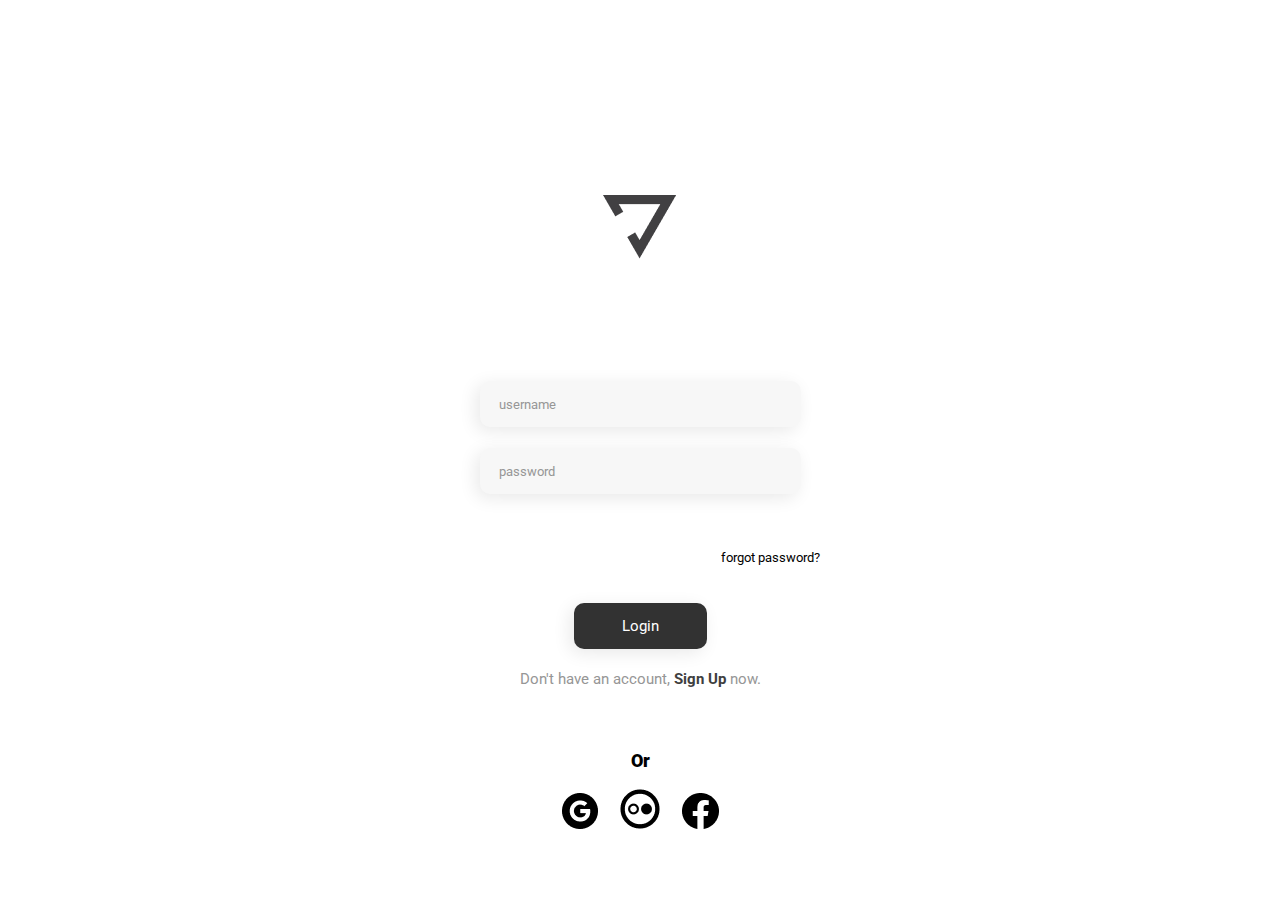
<file: index.html>
<!DOCTYPE html>
<html lang="pt-br">

<head>
    <meta charset="UTF-8">
    <meta http-equiv="X-UA-Compatible" content="IE=edge">
    <meta name="viewport" content="width=device-width, initial-scale=1.0">
    <link rel="preconnect" href="https://fonts.googleapis.com">
    <link rel="preconnect" href="https://fonts.gstatic.com" crossorigin>
    <link href="https://fonts.googleapis.com/css2?family=Roboto:ital,wght@0,100;0,300;0,400;0,500;0,700;1,400&display=swap" rel="stylesheet">
    <link rel="stylesheet" href="style.css">
    <title>Yoga</title>
</head>

<body>
    <div>
        <img class="img-yoga" src="img/symbol-yoga.png" alt="symbol-yoga">
        <input type="email" name="personal-email" id="" placeholder="username">
        <input type="password" name="personal-password" id="" placeholder="password">
        <a href="#" class="forgot-password">forgot password?</a>
        <button type="button">Login</button>
        <a class="link-signup" href="">Don't have an account, <strong>Sign Up</strong> now.</a>
        <p>Or</p>
        <div class="social">
            <a href="https://www.google.com/">
                <img src="img/google.png" alt="google">
            </a>
            <a href="" class="img-link">
                <img src="img/Vector (1).png" alt="vector">
            </a>
            <a href="https://pt-br.facebook.com/">
                <img src="img/facebook.png" alt="facebook">
            </a>
        </div>
    </div>
</body>

</html>
</file>
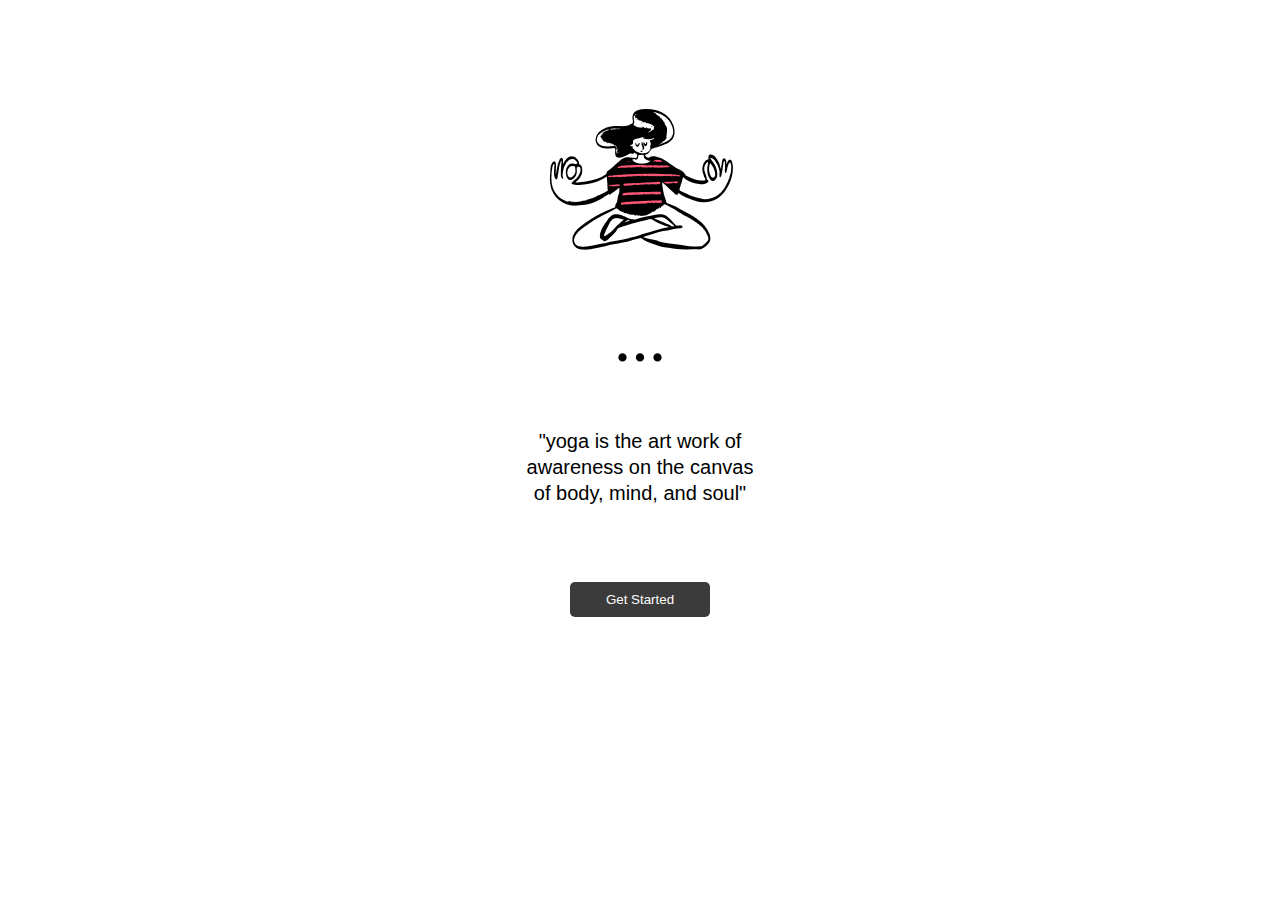
<file: yoga.html>
<!DOCTYPE html>
<html lang="pt-br">
<head>
    <meta charset="UTF-8">
    <meta http-equiv="X-UA-Compatible" content="IE=edge">
    <meta name="viewport" content="width=device-width, initial-scale=1.0">
    <link rel="stylesheet" href="style2.css">
    <title>YOGA 2.0</title>
</head>
<body>
    <div class="container">
        <img src="img/meditando.png" alt="meditando">
        <p class="pontos">...</p>
        <p class="text">"yoga is the art work of awareness on the canvas of body, mind, and soul"</p>
        <button type="">Get Started</button>
    </div>
</body>
</html>
</file>
<file: style.css>
* {
    margin: 0;
    padding: 0;
    box-sizing: border-box;
    background-color: white;
    font-family: 'Roboto', sans-serif;
}

a {
    text-decoration: none;
}
.img-yoga {
    display: block;
    margin: 195px auto 122px auto;
}

input {
width: 321px;
height: 46px;
background: #F7F7F7;
box-shadow: -4px 4px 18px rgba(0, 0, 0, 0.09);
border-radius: 10px;
border: none;
display: block;
margin: 21px auto;
}

input::placeholder {
  font-style: normal;
  font-weight: normal;
  font-size: 13px;
  line-height: 15px;
  padding-left: 19px;
  color: #969696;
}

.forgot-password {
    color: #000000;
    font-style: normal;
    font-weight: normal;
    font-size: 13px;
    line-height: 15px; 
    text-decoration: none;
    width: 250px;
    display: inline-block;
    text-align: right;
    margin: 35px 30px 38px 570px;
}

 button {
    display: block;
    margin: 0 auto;
    width: 133px;
    height: 46px;
    background: #323232;
    box-shadow: -4px 4px 18px rgba(0, 0, 0, 0.09);
    border-radius: 10px;
    border: none;
    color: #FFFFFF;
    font-style: normal;
    font-weight: normal;
    font-size: 15px;
    line-height: 18px;
    
 }

 .link-signup {
    display: block;
    margin-top: 21px;
    margin-bottom: 62px;
    text-align: center;
    text-decoration: none;
    font-style: normal;
    font-weight: normal;
    font-size: 15px;
    line-height: 18px;
    color: #969696;
}

strong {
    color:#3F3F3F;
}

p {
    color: #000000;
    font-style: normal;
    font-weight: 900;
    font-size: 18px;
    line-height: 21px;
    text-align: center;
}

.social {
    margin: 18px auto 80px auto;
    text-align: center;
}

.img-link {
    text-decoration: none;
    margin: 0 18px;
}
</file>
<file: style2.css>
* {
    margin: 0;
    padding: 0;
    box-sizing: border-box;
    background-color: white;
}
.container{
    width: 500px;
    height: 550px;
    margin-left: auto;
    margin-right: auto;
}
img {
    display: block;
    margin: 90px auto 30px auto;

}

.pontos {
    display: block;
    font-size: 70px;
    text-align: center;
    margin-bottom: 50px;
}

.text {
    font-style: normal;
    font-weight: no;
    font-family: Arial, Helvetica, sans-serif;
    font-size: 20px;
    text-align: center;
    line-height: 26px;
    color: black;
    Width: 230px;
    Height: 52px;
    margin: 0 auto 102px auto;
}

button{
    background-color: rgba(49, 48, 48, 0.945);
    color: white;
    font-family: Arial, Helvetica, sans-serif;
    width: 140px;
    height: 35px;
    border: none;
    border-radius: 5px;
    display: block;
    margin: auto;
}
</file>
